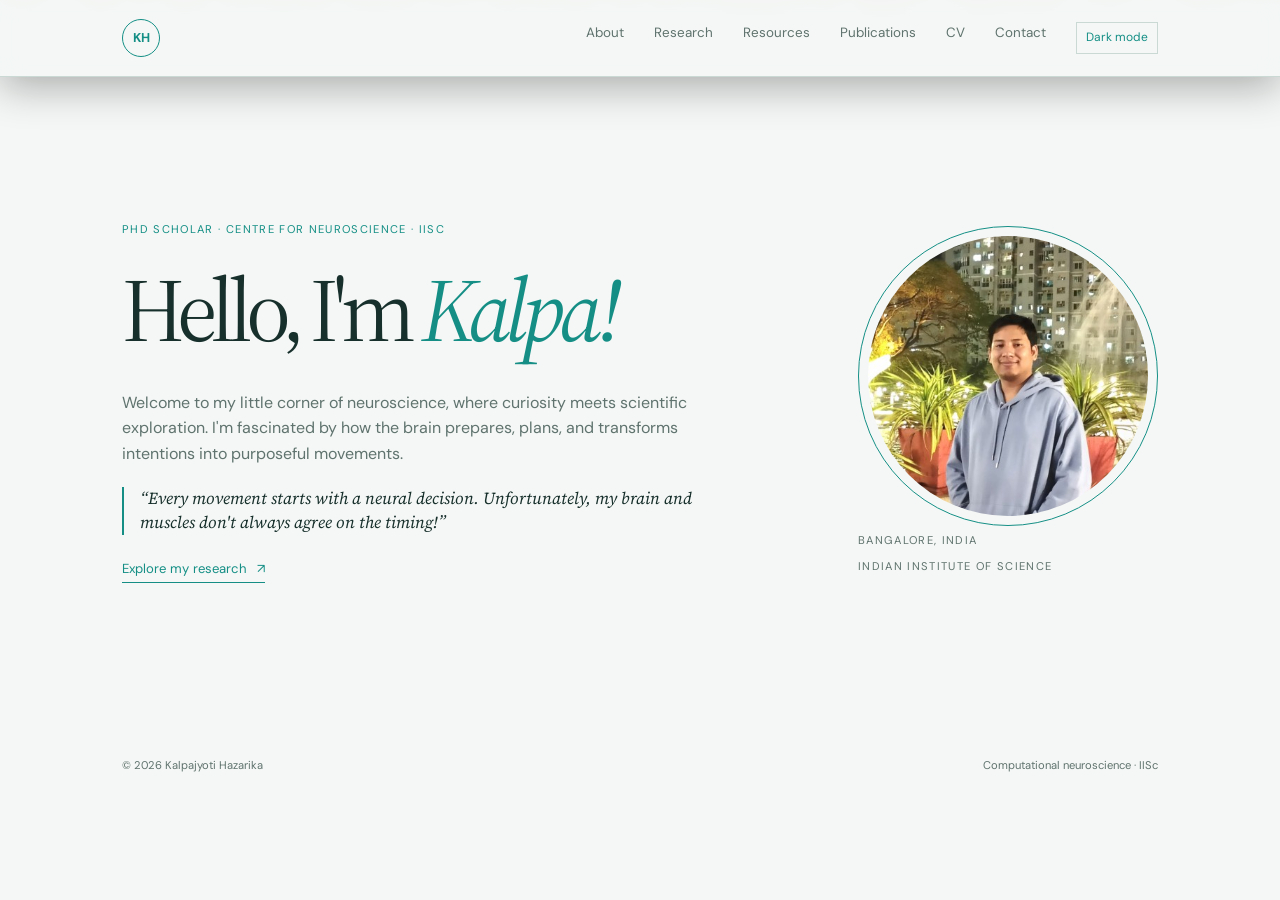
<file: index.html>
<!doctype html>
<html lang="en">
<head>
  <meta charset="utf-8">
  <meta name="viewport" content="width=device-width, initial-scale=1">
  <meta name="description" content="Kalpajyoti Hazarika - PhD Scholar in computational neuroscience at IISc Bangalore.">
  <title>Home | Kalpajyoti Hazarika</title>
  <link rel="preconnect" href="https://fonts.googleapis.com">
  <link rel="preconnect" href="https://fonts.gstatic.com" crossorigin>
  <link href="https://fonts.googleapis.com/css2?family=DM+Sans:wght@400;500;600;700&family=Source+Serif+4:opsz,wght@8..60,400;8..60,500;8..60,600&display=swap" rel="stylesheet">
  <link rel="stylesheet" href="styles.css">
</head>
<body>
  <div class="walking-background" aria-hidden="true"><img class="flying-skeleton" src="flying-skeleton.png" alt=""><img class="walking-skeleton" src="skeleton-brain.png" alt=""></div>
  <div class="brain-rain" aria-hidden="true"></div>
  <header class="site-header">
    <nav class="nav container" aria-label="Main navigation">
      <a class="brand" href="index.html">KH</a>
      <button class="menu-toggle" aria-label="Toggle navigation" aria-expanded="false">Menu</button>
      <div class="nav-links">
        <a href="about.html">About</a>
        <a href="research.html">Research</a>
        <a href="research.html#resources">Resources</a>
        <a href="publications.html">Publications</a>
        <a href="cv.html">CV</a>
        <a href="contact.html">Contact</a>
        <button class="theme-toggle" type="button" aria-label="Switch to light mode">Light mode</button>
      </div>
    </nav>
  </header>
  <main><section class="hero container">
      <div class="hero-copy">
        <p class="kicker">PhD Scholar · Centre for Neuroscience · IISc</p>
        <!-- Edit your name and position here. -->
        <h1 class="hero-greeting">Hello, I'm <em>Kalpa!</em></h1>
        <p class="intro-copy">Welcome to my little corner of neuroscience, where curiosity meets scientific exploration. I'm fascinated by how the brain prepares, plans, and transforms intentions into purposeful movements.</p>
        <p class="intro-quote">“Every movement starts with a neural decision. Unfortunately, my brain and muscles don't always agree on the timing!”</p>
        <a class="text-link" href="research.html">Explore my research <span>↗</span></a>
      </div>
      <div class="hero-photo-wrap">
        <img class="hero-photo" src="photo.png" alt="Kalpajyoti Hazarika" onerror="this.src='https://avatars.githubusercontent.com/u/33069539?v=4'">
        <span class="photo-caption">Bangalore, India<br>Indian Institute of Science</span>
      </div>
    </section></main>
  <footer class="footer container"><span>© 2026 Kalpajyoti Hazarika</span><span>Computational neuroscience · IISc</span></footer>
  <script src="site.js"></script>
</body>
</html>
</file>
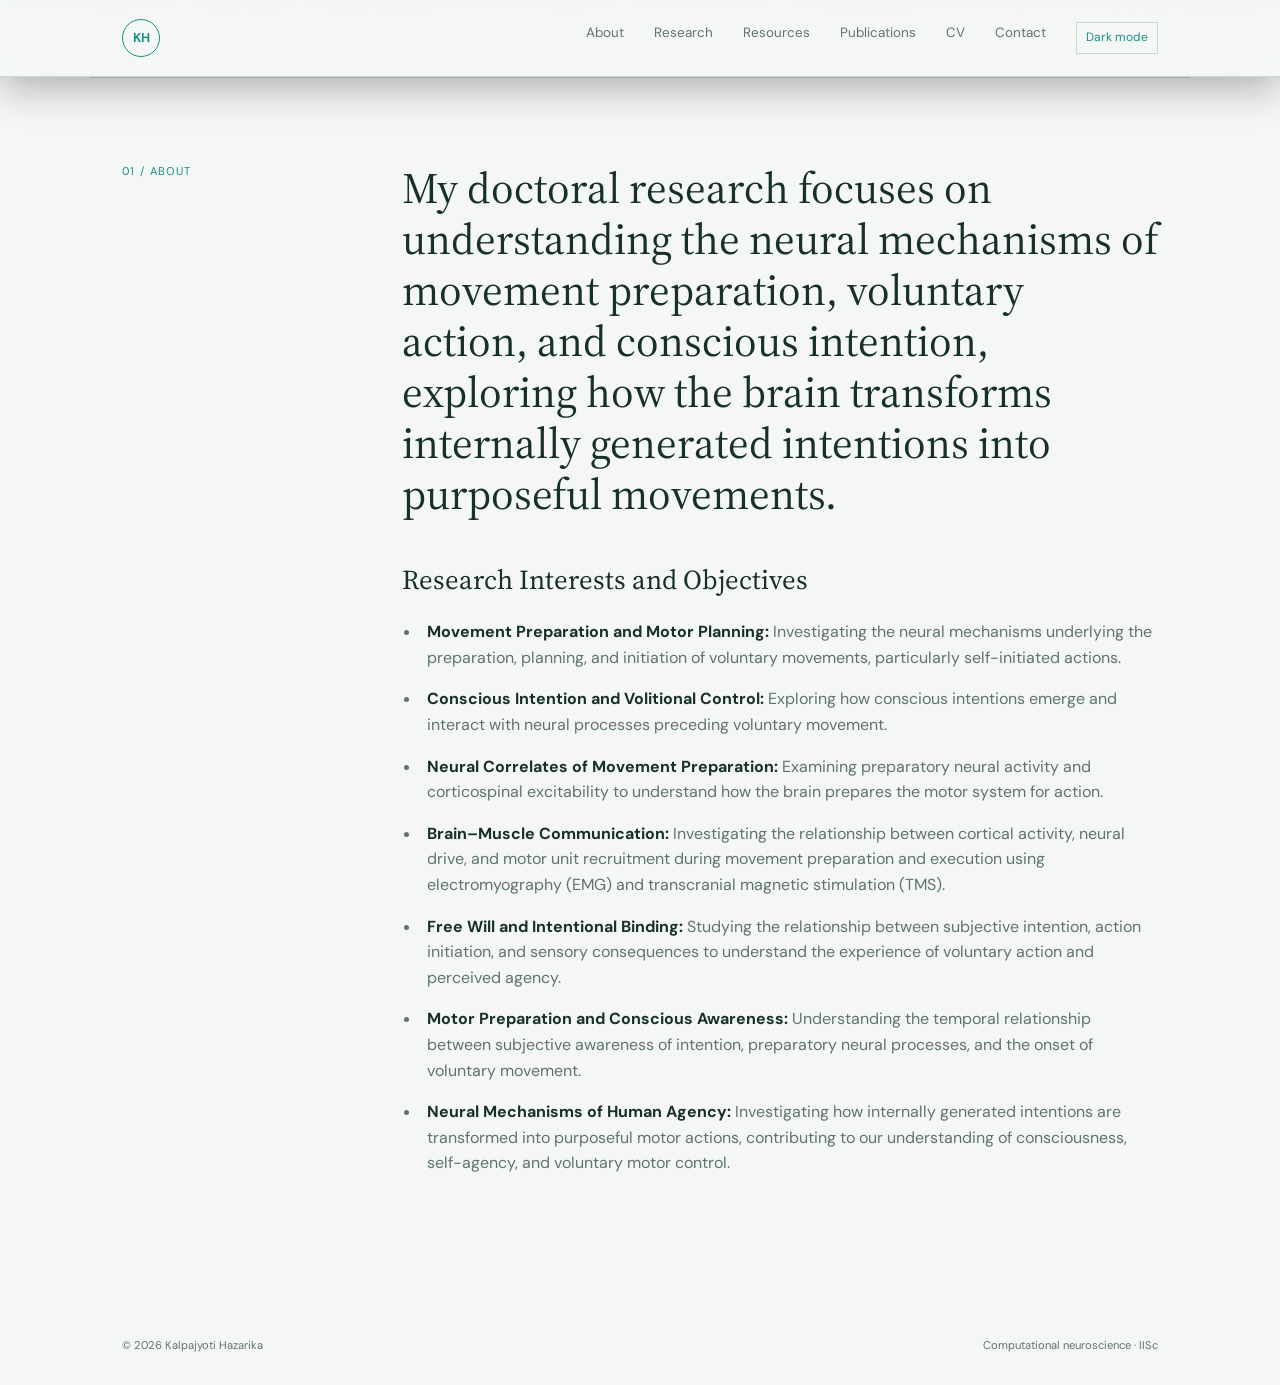
<file: about.html>
<!doctype html>
<html lang="en">
<head>
  <meta charset="utf-8">
  <meta name="viewport" content="width=device-width, initial-scale=1">
  <meta name="description" content="Doctoral research and interests of Kalpajyoti Hazarika.">
  <title>About | Kalpajyoti Hazarika</title>
  <link rel="preconnect" href="https://fonts.googleapis.com">
  <link rel="preconnect" href="https://fonts.gstatic.com" crossorigin>
  <link href="https://fonts.googleapis.com/css2?family=DM+Sans:wght@400;500;600;700&family=Source+Serif+4:opsz,wght@8..60,400;8..60,500;8..60,600&display=swap" rel="stylesheet">
  <link rel="stylesheet" href="styles.css">
</head>
<body>
  <div class="walking-background" aria-hidden="true"><img class="flying-skeleton" src="flying-skeleton.png" alt=""><img class="walking-skeleton" src="skeleton-brain.png" alt=""></div>
  <div class="brain-rain" aria-hidden="true"></div>
  <header class="site-header">
    <nav class="nav container" aria-label="Main navigation">
      <a class="brand" href="index.html">KH</a>
      <button class="menu-toggle" aria-label="Toggle navigation" aria-expanded="false">Menu</button>
      <div class="nav-links">
        <a href="about.html">About</a>
        <a href="research.html">Research</a>
        <a href="research.html#resources">Resources</a>
        <a href="publications.html">Publications</a>
        <a href="cv.html">CV</a>
        <a href="contact.html">Contact</a>
        <button class="theme-toggle" type="button" aria-label="Switch to light mode">Light mode</button>
      </div>
    </nav>
  </header>
  <main><section id="about" class="section container split-section">
      <p class="section-number">01 / ABOUT</p>
      <div>
        <p class="lead">My doctoral research focuses on understanding the neural mechanisms of movement preparation, voluntary action, and conscious intention, exploring how the brain transforms internally generated intentions into purposeful movements.</p>
        <div class="research-interests">
          <h2>Research Interests and Objectives</h2>
          <ul>
            <li><strong>Movement Preparation and Motor Planning:</strong> Investigating the neural mechanisms underlying the preparation, planning, and initiation of voluntary movements, particularly self-initiated actions.</li>
            <li><strong>Conscious Intention and Volitional Control:</strong> Exploring how conscious intentions emerge and interact with neural processes preceding voluntary movement.</li>
            <li><strong>Neural Correlates of Movement Preparation:</strong> Examining preparatory neural activity and corticospinal excitability to understand how the brain prepares the motor system for action.</li>
            <li><strong>Brain–Muscle Communication:</strong> Investigating the relationship between cortical activity, neural drive, and motor unit recruitment during movement preparation and execution using electromyography (EMG) and transcranial magnetic stimulation (TMS).</li>
            <li><strong>Free Will and Intentional Binding:</strong> Studying the relationship between subjective intention, action initiation, and sensory consequences to understand the experience of voluntary action and perceived agency.</li>
            <li><strong>Motor Preparation and Conscious Awareness:</strong> Understanding the temporal relationship between subjective awareness of intention, preparatory neural processes, and the onset of voluntary movement.</li>
            <li><strong>Neural Mechanisms of Human Agency:</strong> Investigating how internally generated intentions are transformed into purposeful motor actions, contributing to our understanding of consciousness, self-agency, and voluntary motor control.</li>
          </ul>
        </div>
      </div>
    </section></main>
  <footer class="footer container"><span>© 2026 Kalpajyoti Hazarika</span><span>Computational neuroscience · IISc</span></footer>
  <script src="site.js"></script>
</body>
</html>
</file>
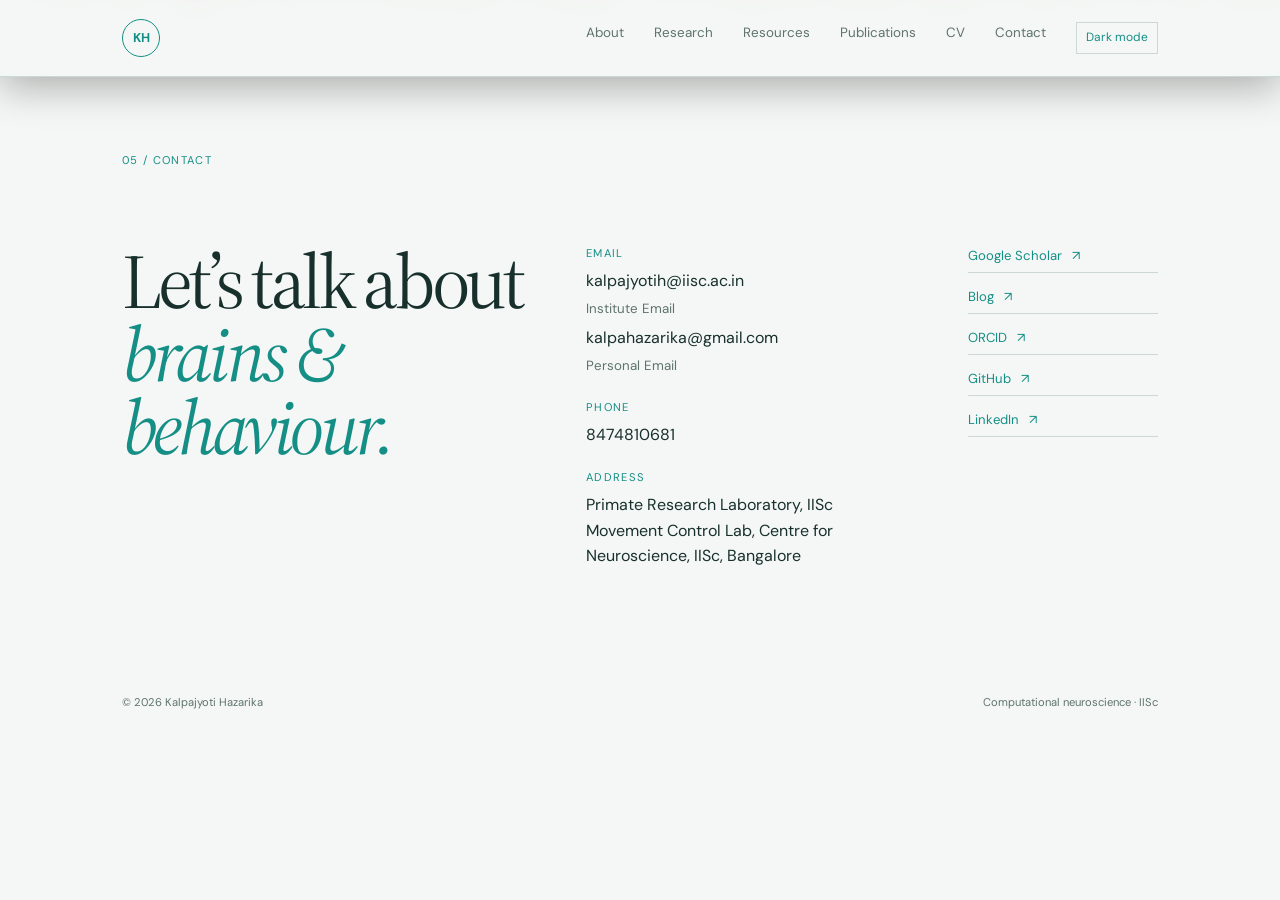
<file: contact.html>
<!doctype html>
<html lang="en">
<head>
  <meta charset="utf-8">
  <meta name="viewport" content="width=device-width, initial-scale=1">
  <meta name="description" content="Contact links for Kalpajyoti Hazarika.">
  <title>Contact | Kalpajyoti Hazarika</title>
  <link rel="preconnect" href="https://fonts.googleapis.com">
  <link rel="preconnect" href="https://fonts.gstatic.com" crossorigin>
  <link href="https://fonts.googleapis.com/css2?family=DM+Sans:wght@400;500;600;700&family=Source+Serif+4:opsz,wght@8..60,400;8..60,500;8..60,600&display=swap" rel="stylesheet">
  <link rel="stylesheet" href="styles.css">
</head>
<body>
  <div class="walking-background" aria-hidden="true"><img class="flying-skeleton" src="flying-skeleton.png" alt=""><img class="walking-skeleton" src="skeleton-brain.png" alt=""></div>
  <div class="brain-rain" aria-hidden="true"></div>
  <header class="site-header">
    <nav class="nav container" aria-label="Main navigation">
      <a class="brand" href="index.html">KH</a>
      <button class="menu-toggle" aria-label="Toggle navigation" aria-expanded="false">Menu</button>
      <div class="nav-links">
        <a href="about.html">About</a>
        <a href="research.html">Research</a>
        <a href="research.html#resources">Resources</a>
        <a href="publications.html">Publications</a>
        <a href="cv.html">CV</a>
        <a href="contact.html">Contact</a>
        <button class="theme-toggle" type="button" aria-label="Switch to light mode">Light mode</button>
      </div>
    </nav>
  </header>
  <main><section id="contact" class="contact container">
      <p class="section-number">05 / CONTACT</p>
      <div class="contact-content"><h2>Let’s talk about<br><em>brains & behaviour.</em></h2><div class="contact-details">
        <div class="contact-detail"><span>Email</span><a href="mailto:kalpajyotih@iisc.ac.in">kalpajyotih@iisc.ac.in</a><small>Institute Email</small><a href="mailto:kalpahazarika@gmail.com">kalpahazarika@gmail.com</a><small>Personal Email</small></div>
        <div class="contact-detail"><span>Phone</span><a href="tel:+918474810681">8474810681</a></div>
        <div class="contact-detail"><span>Address</span><p>Primate Research Laboratory, IISc<br>Movement Control Lab, Centre for Neuroscience, IISc, Bangalore</p></div>
      </div><div class="contact-links">
        <!-- Add your current profile and writing links here. -->
        <a href="https://scholar.google.com/citations?hl=en&user=WgVzKoQAAAAJ">Google Scholar <span>↗</span></a>
        <a href="https://mindful-archive-life.base44.app/about">Blog <span>↗</span></a>
        <a href="#">ORCID <span>↗</span></a>
        <a href="https://github.com/Kalpajyot">GitHub <span>↗</span></a>
        <a href="https://www.linkedin.com/in/kalpajyoti-hazarika-0207b3104/">LinkedIn <span>↗</span></a>
      </div></div>
    </section></main>
  <footer class="footer container"><span>© 2026 Kalpajyoti Hazarika</span><span>Computational neuroscience · IISc</span></footer>
  <script src="site.js"></script>
</body>
</html>
</file>
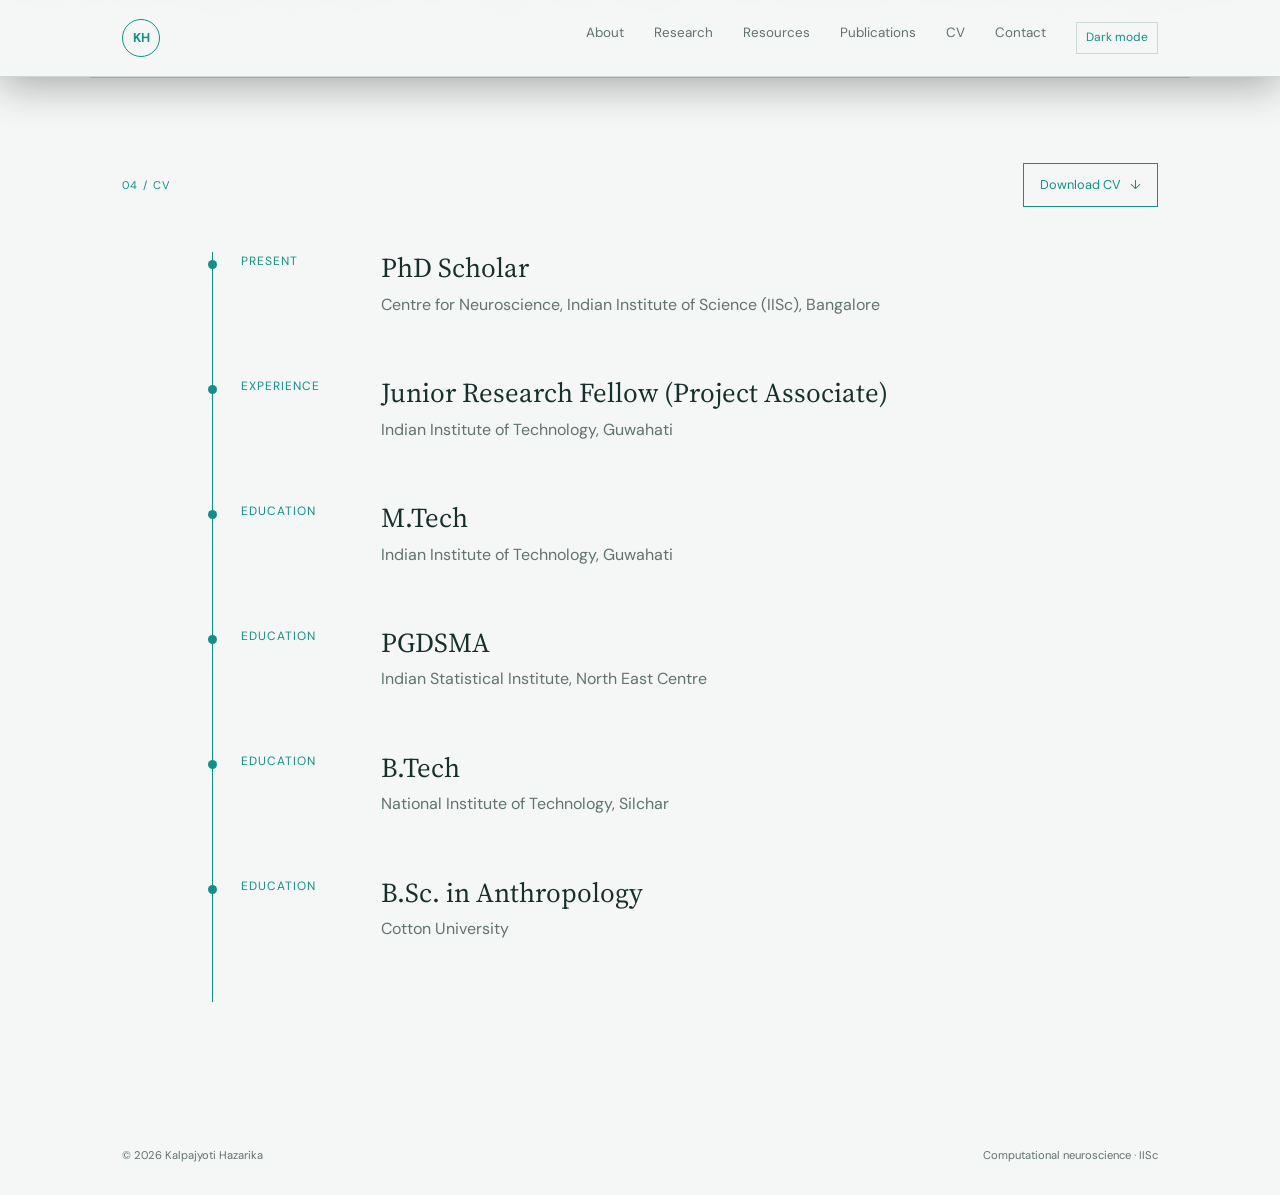
<file: cv.html>
<!doctype html>
<html lang="en">
<head>
  <meta charset="utf-8">
  <meta name="viewport" content="width=device-width, initial-scale=1">
  <meta name="description" content="Education and research experience of Kalpajyoti Hazarika.">
  <title>CV | Kalpajyoti Hazarika</title>
  <link rel="preconnect" href="https://fonts.googleapis.com">
  <link rel="preconnect" href="https://fonts.gstatic.com" crossorigin>
  <link href="https://fonts.googleapis.com/css2?family=DM+Sans:wght@400;500;600;700&family=Source+Serif+4:opsz,wght@8..60,400;8..60,500;8..60,600&display=swap" rel="stylesheet">
  <link rel="stylesheet" href="styles.css">
</head>
<body>
  <div class="walking-background" aria-hidden="true"><img class="flying-skeleton" src="flying-skeleton.png" alt=""><img class="walking-skeleton" src="skeleton-brain.png" alt=""></div>
  <div class="brain-rain" aria-hidden="true"></div>
  <header class="site-header">
    <nav class="nav container" aria-label="Main navigation">
      <a class="brand" href="index.html">KH</a>
      <button class="menu-toggle" aria-label="Toggle navigation" aria-expanded="false">Menu</button>
      <div class="nav-links">
        <a href="about.html">About</a>
        <a href="research.html">Research</a>
        <a href="research.html#resources">Resources</a>
        <a href="publications.html">Publications</a>
        <a href="cv.html">CV</a>
        <a href="contact.html">Contact</a>
        <button class="theme-toggle" type="button" aria-label="Switch to light mode">Light mode</button>
      </div>
    </nav>
  </header>
  <main><section id="cv" class="section container cv-section">
      <div class="section-heading"><p class="section-number">04 / CV</p><a class="button" href="cv.pdf">Download CV <span>↓</span></a></div>
      <div class="timeline">
        <div class="timeline-item"><p>Present</p><div><h2>PhD Scholar</h2><p>Centre for Neuroscience, Indian Institute of Science (IISc), Bangalore</p></div></div>
        <div class="timeline-item"><p>Experience</p><div><h2>Junior Research Fellow (Project Associate)</h2><p>Indian Institute of Technology, Guwahati</p></div></div>
        <div class="timeline-item"><p>Education</p><div><h2>M.Tech</h2><p>Indian Institute of Technology, Guwahati</p></div></div>
        <div class="timeline-item"><p>Education</p><div><h2>PGDSMA</h2><p>Indian Statistical Institute, North East Centre</p></div></div>
        <div class="timeline-item"><p>Education</p><div><h2>B.Tech</h2><p>National Institute of Technology, Silchar</p></div></div>
        <div class="timeline-item"><p>Education</p><div><h2>B.Sc. in Anthropology</h2><p>Cotton University</p></div></div>
      </div>
    </section></main>
  <footer class="footer container"><span>© 2026 Kalpajyoti Hazarika</span><span>Computational neuroscience · IISc</span></footer>
  <script src="site.js"></script>
</body>
</html>
</file>
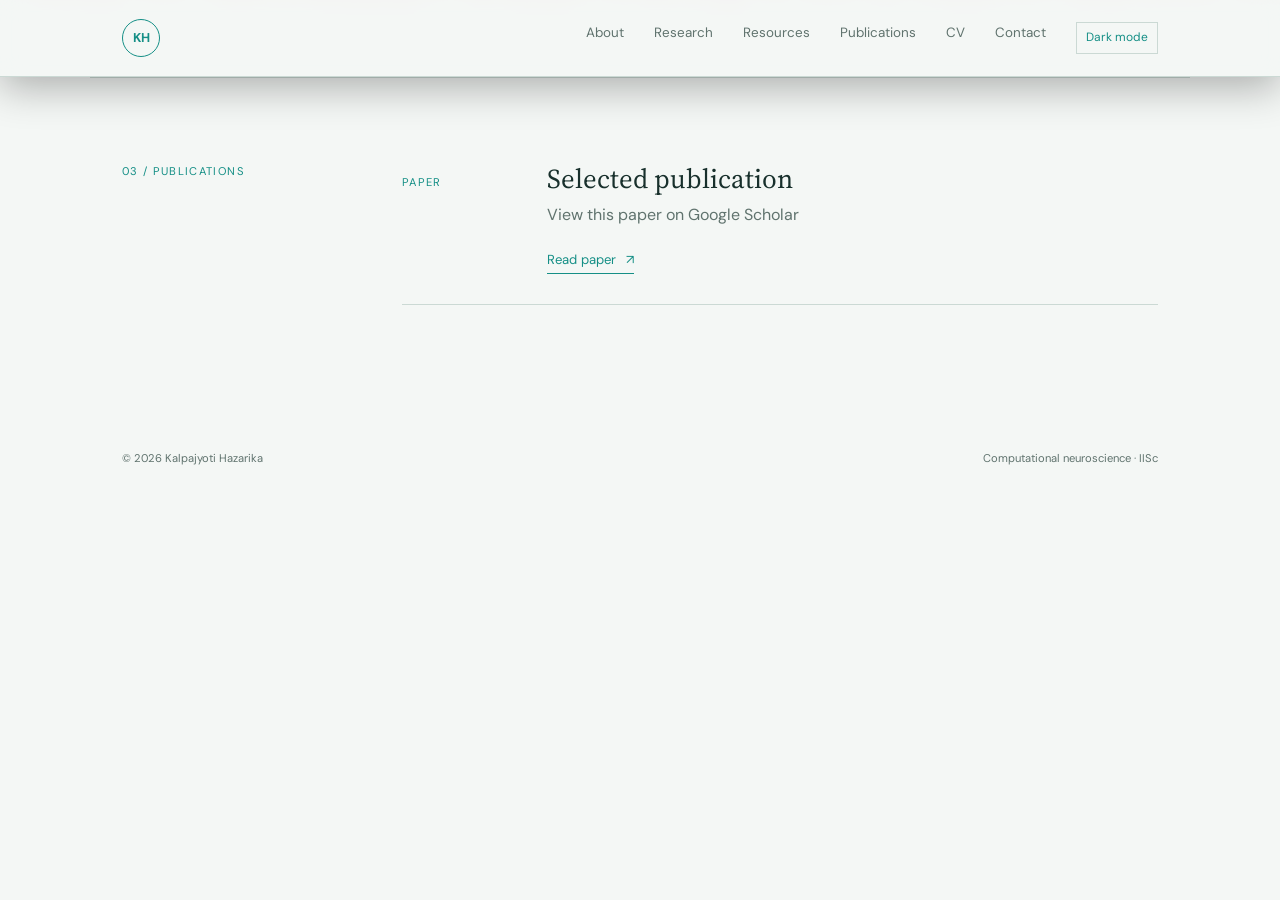
<file: publications.html>
<!doctype html>
<html lang="en">
<head>
  <meta charset="utf-8">
  <meta name="viewport" content="width=device-width, initial-scale=1">
  <meta name="description" content="Publications by Kalpajyoti Hazarika.">
  <title>Publications | Kalpajyoti Hazarika</title>
  <link rel="preconnect" href="https://fonts.googleapis.com">
  <link rel="preconnect" href="https://fonts.gstatic.com" crossorigin>
  <link href="https://fonts.googleapis.com/css2?family=DM+Sans:wght@400;500;600;700&family=Source+Serif+4:opsz,wght@8..60,400;8..60,500;8..60,600&display=swap" rel="stylesheet">
  <link rel="stylesheet" href="styles.css">
</head>
<body>
  <div class="walking-background" aria-hidden="true"><img class="flying-skeleton" src="flying-skeleton.png" alt=""><img class="walking-skeleton" src="skeleton-brain.png" alt=""></div>
  <div class="brain-rain" aria-hidden="true"></div>
  <header class="site-header">
    <nav class="nav container" aria-label="Main navigation">
      <a class="brand" href="index.html">KH</a>
      <button class="menu-toggle" aria-label="Toggle navigation" aria-expanded="false">Menu</button>
      <div class="nav-links">
        <a href="about.html">About</a>
        <a href="research.html">Research</a>
        <a href="research.html#resources">Resources</a>
        <a href="publications.html">Publications</a>
        <a href="cv.html">CV</a>
        <a href="contact.html">Contact</a>
        <button class="theme-toggle" type="button" aria-label="Switch to light mode">Light mode</button>
      </div>
    </nav>
  </header>
  <main><section id="publications" class="section container split-section">
      <p class="section-number">03 / PUBLICATIONS</p>
      <div class="publication-list">
        <article class="publication"><p class="publication-year">PAPER</p><div><h2>Selected publication</h2><p>View this paper on Google Scholar</p><a class="text-link" href="https://scholar.google.com/citations?view_op=view_citation&hl=en&user=WgVzKoQAAAAJ&citation_for_view=WgVzKoQAAAAJ:d1gkVwhDpl0C">Read paper <span>↗</span></a></div></article>
      </div>
    </section></main>
  <footer class="footer container"><span>© 2026 Kalpajyoti Hazarika</span><span>Computational neuroscience · IISc</span></footer>
  <script src="site.js"></script>
</body>
</html>
</file>
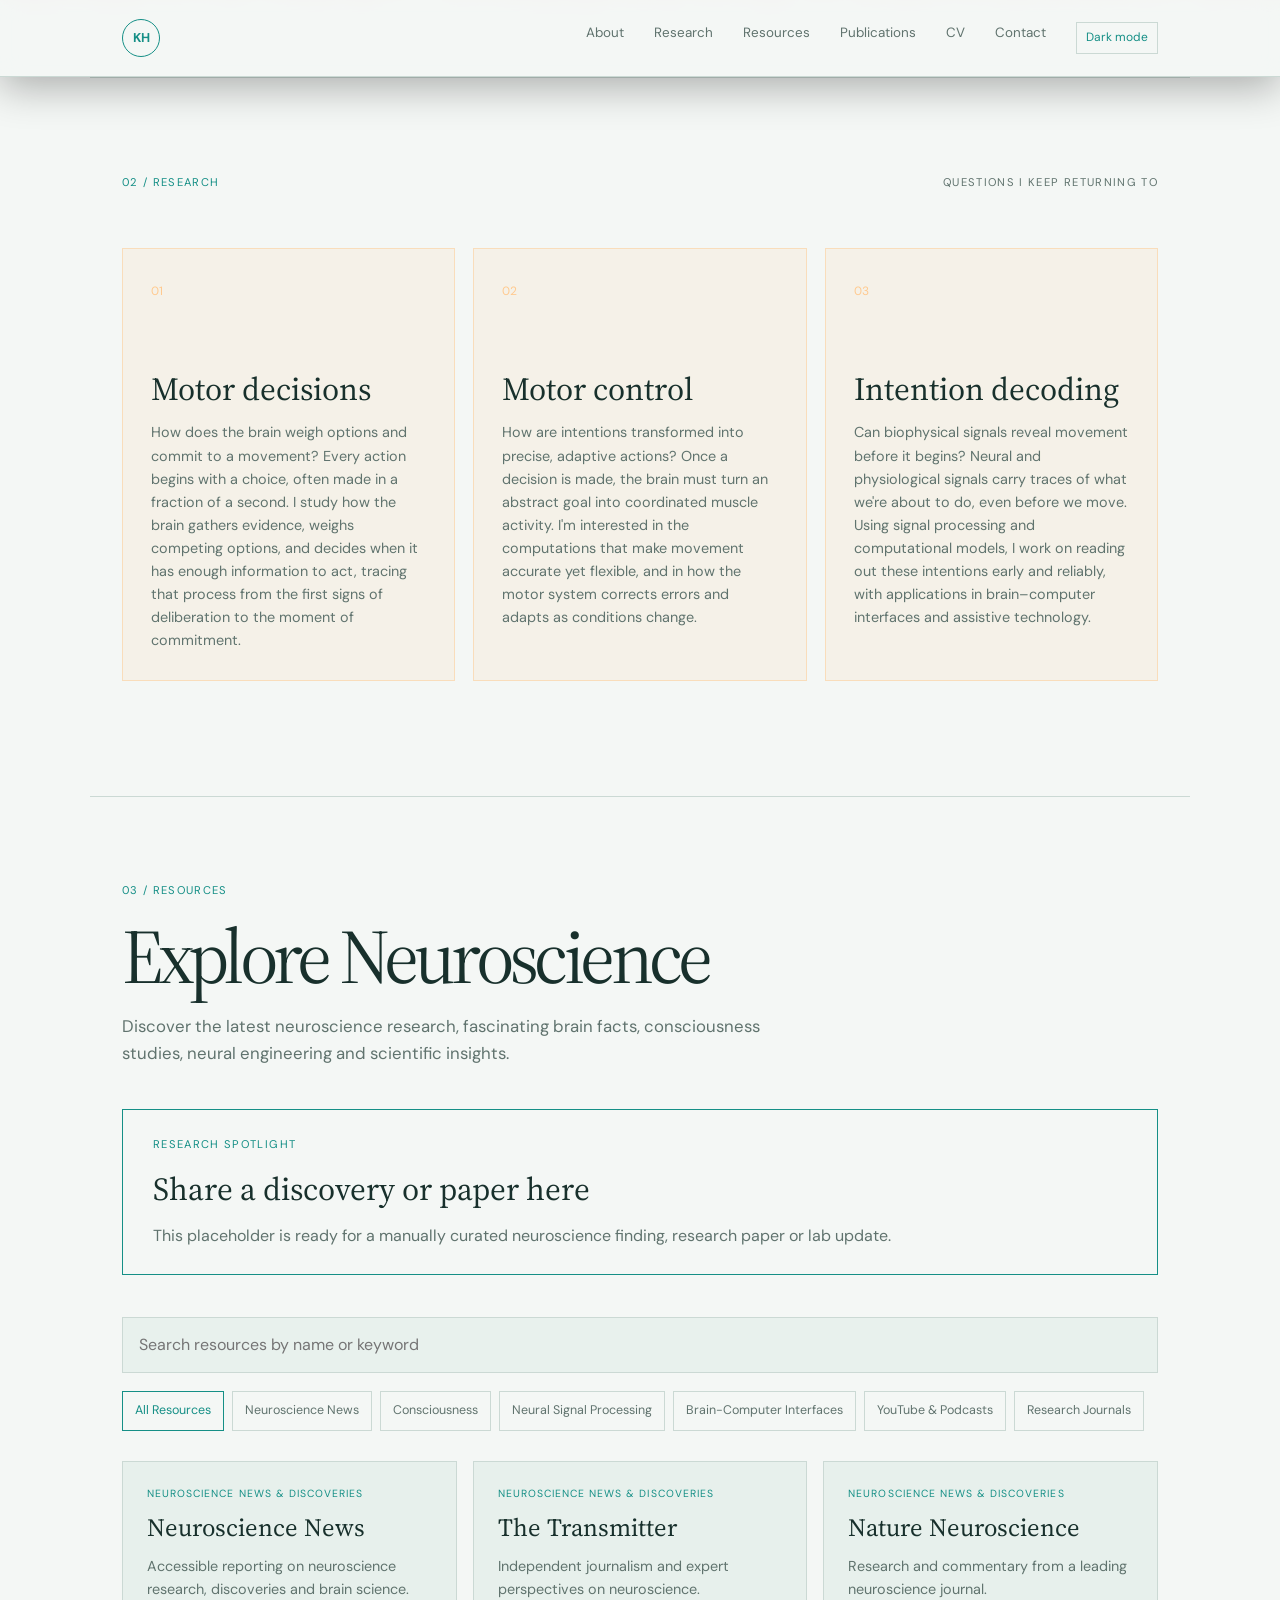
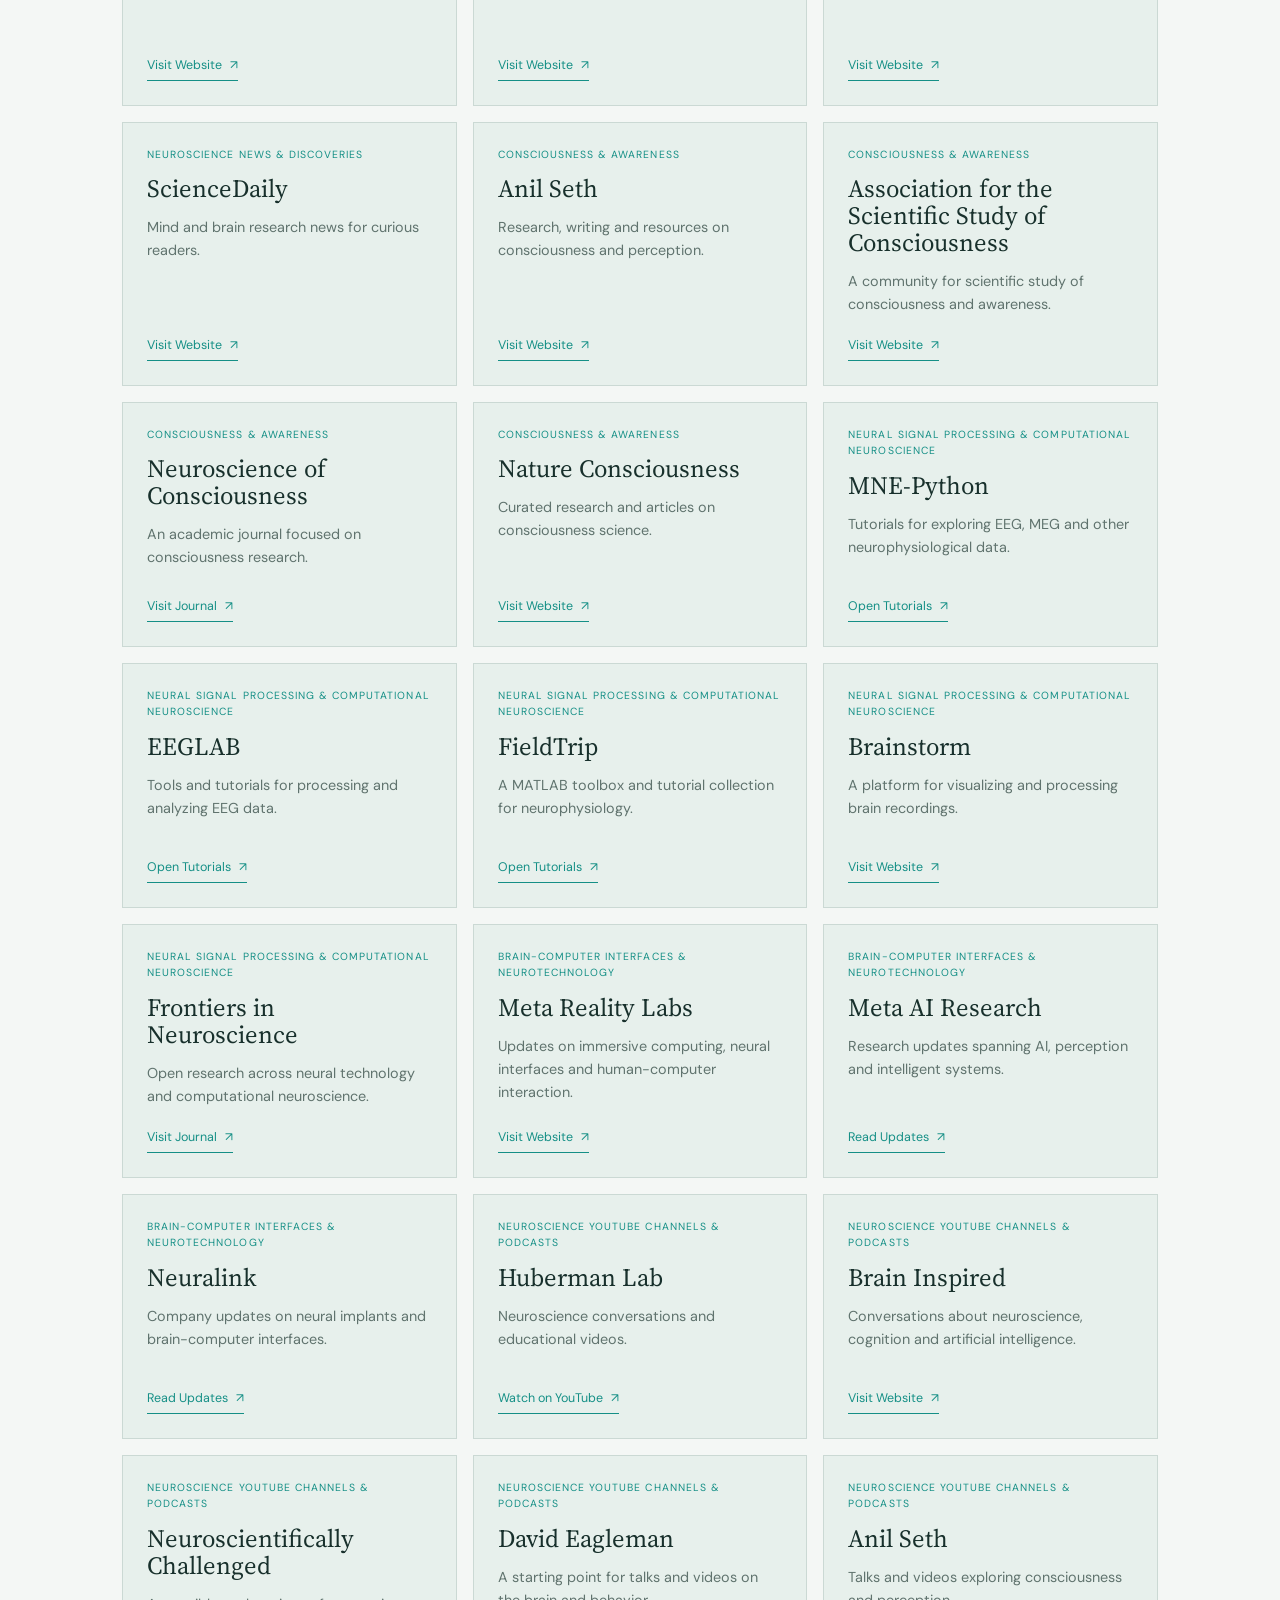
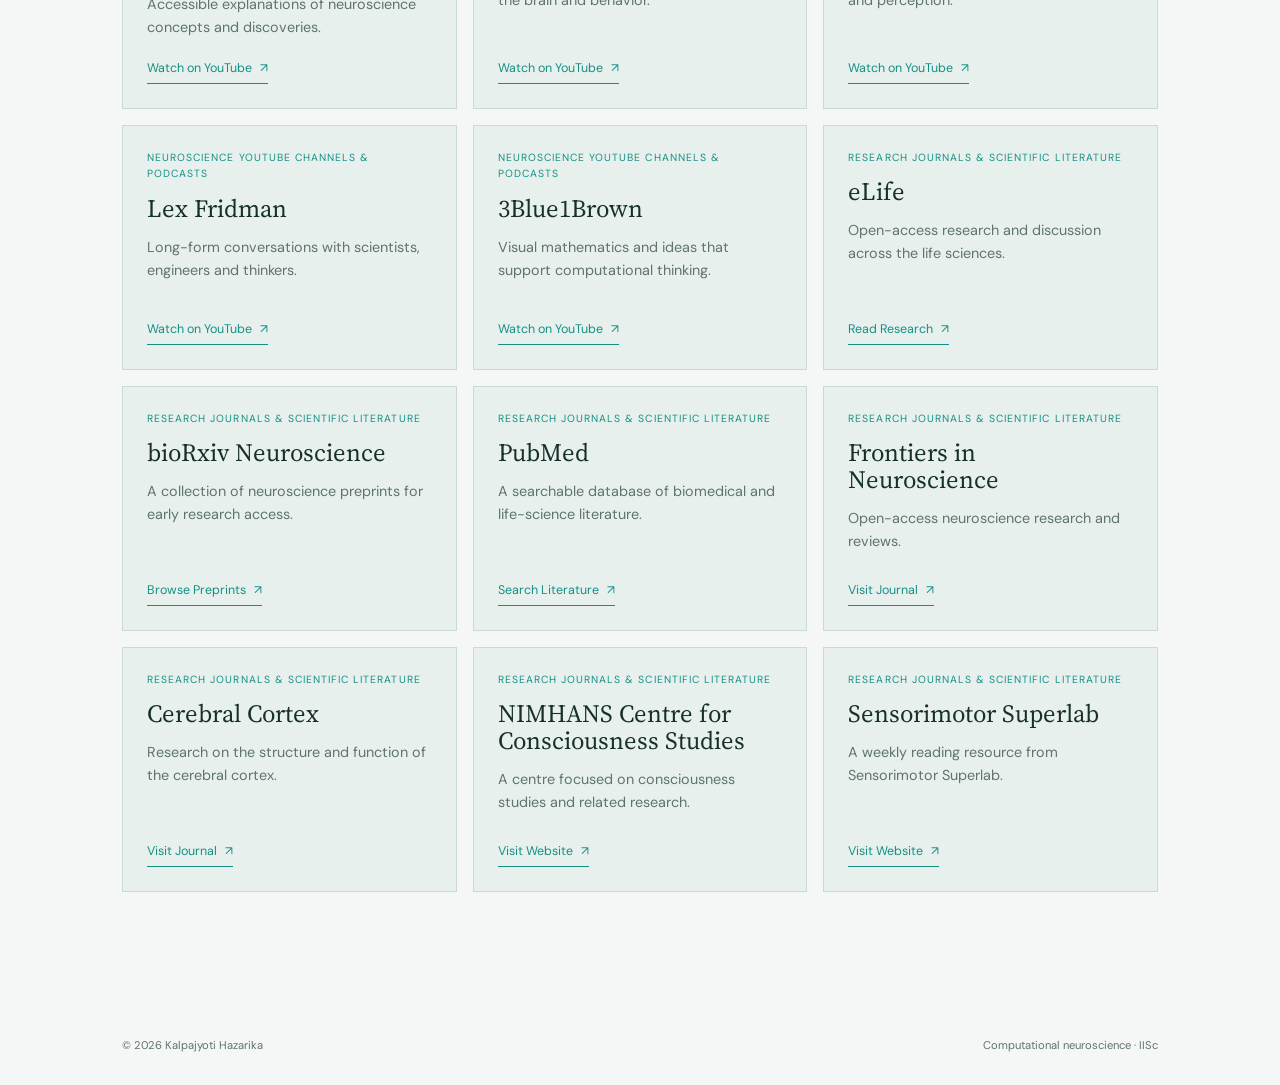
<file: research.html>
<!doctype html>
<html lang="en">
<head>
  <meta charset="utf-8">
  <meta name="viewport" content="width=device-width, initial-scale=1">
  <meta name="description" content="Research interests of Kalpajyoti Hazarika.">
  <title>Research | Kalpajyoti Hazarika</title>
  <link rel="preconnect" href="https://fonts.googleapis.com">
  <link rel="preconnect" href="https://fonts.gstatic.com" crossorigin>
  <link href="https://fonts.googleapis.com/css2?family=DM+Sans:wght@400;500;600;700&family=Source+Serif+4:opsz,wght@8..60,400;8..60,500;8..60,600&display=swap" rel="stylesheet">
  <link rel="stylesheet" href="styles.css">
</head>
<body>
  <div class="walking-background" aria-hidden="true"><img class="flying-skeleton" src="flying-skeleton.png" alt=""><img class="walking-skeleton" src="skeleton-brain.png" alt=""></div>
  <div class="brain-rain" aria-hidden="true"></div>
  <header class="site-header">
    <nav class="nav container" aria-label="Main navigation">
      <a class="brand" href="index.html">KH</a>
      <button class="menu-toggle" aria-label="Toggle navigation" aria-expanded="false">Menu</button>
      <div class="nav-links">
        <a href="about.html">About</a>
        <a href="research.html">Research</a>
        <a href="research.html#resources">Resources</a>
        <a href="publications.html">Publications</a>
        <a href="cv.html">CV</a>
        <a href="contact.html">Contact</a>
        <button class="theme-toggle" type="button" aria-label="Switch to light mode">Light mode</button>
      </div>
    </nav>
  </header>
  <main><section id="research" class="section container">
      <div class="section-heading"><p class="section-number">02 / RESEARCH</p><p class="section-note">Questions I keep returning to</p></div>
      <div class="research-grid">
        <article class="research-card"><span>01</span><h2>Motor decisions</h2><p>How does the brain weigh options and commit to a movement? Every action begins with a choice, often made in a fraction of a second. I study how the brain gathers evidence, weighs competing options, and decides when it has enough information to act, tracing that process from the first signs of deliberation to the moment of commitment.</p></article>
        <article class="research-card"><span>02</span><h2>Motor control</h2><p>How are intentions transformed into precise, adaptive actions? Once a decision is made, the brain must turn an abstract goal into coordinated muscle activity. I'm interested in the computations that make movement accurate yet flexible, and in how the motor system corrects errors and adapts as conditions change.</p></article>
        <article class="research-card"><span>03</span><h2>Intention decoding</h2><p>Can biophysical signals reveal movement before it begins? Neural and physiological signals carry traces of what we're about to do, even before we move. Using signal processing and computational models, I work on reading out these intentions early and reliably, with applications in brain–computer interfaces and assistive technology.</p></article>
      </div>
    </section>
    <section class="resource-hub section container" id="resources">
      <div class="resource-heading">
        <p class="section-number">03 / RESOURCES</p>
        <h1>Explore Neuroscience</h1>
        <p>Discover the latest neuroscience research, fascinating brain facts, consciousness studies, neural engineering and scientific insights.</p>
      </div>
      <div class="research-spotlight">
        <p class="section-number">RESEARCH SPOTLIGHT</p>
        <h2>Share a discovery or paper here</h2>
        <p>This placeholder is ready for a manually curated neuroscience finding, research paper or lab update.</p>
      </div>
      <div class="resource-tools">
        <label class="resource-search">
          <span class="sr-only">Search neuroscience resources</span>
          <input id="resource-search" type="search" placeholder="Search resources by name or keyword" autocomplete="off">
        </label>
        <div class="resource-filters" role="group" aria-label="Filter resources by category">
          <button class="resource-filter is-active" type="button" data-category="all">All Resources</button>
          <button class="resource-filter" type="button" data-category="news">Neuroscience News</button>
          <button class="resource-filter" type="button" data-category="consciousness">Consciousness</button>
          <button class="resource-filter" type="button" data-category="signals">Neural Signal Processing</button>
          <button class="resource-filter" type="button" data-category="bci">Brain-Computer Interfaces</button>
          <button class="resource-filter" type="button" data-category="media">YouTube &amp; Podcasts</button>
          <button class="resource-filter" type="button" data-category="journals">Research Journals</button>
        </div>
      </div>
      <div class="resource-grid" id="resource-grid" aria-live="polite"></div>
      <p class="resource-empty" id="resource-empty" hidden>No resources match your search.</p>
    </section>
  </main>
  <footer class="footer container"><span>© 2026 Kalpajyoti Hazarika</span><span>Computational neuroscience · IISc</span></footer>
  <script src="site.js"></script>
  <script src="resources.js"></script>
</body>
</html>
</file>
<file: styles.css>
:root { color-scheme:light; --bg:#f4f7f5; --surface:#e5efeb; --text:#18302c; --muted:#60736e; --accent:#158f86; --line:#cbd9d4; --serif:'Source Serif 4', Georgia, serif; --sans:'DM Sans', Arial, sans-serif; }
[data-theme="light"], .theme-light { color-scheme:light; --bg:#f4f7f5; --surface:#e5efeb; --text:#18302c; --muted:#60736e; --accent:#158f86; --line:#cbd9d4; }
[data-theme="dark"] { color-scheme:dark; --bg:#05070d; --surface:#0d1424; --text:#edf7ff; --muted:#91a7bd; --accent:#61e7ff; --line:#20334c; }
* { box-sizing:border-box; } html { scroll-behavior:smooth; } body { margin:0; background:var(--bg); color:var(--text); font-family:var(--sans); line-height:1.6; overflow-x:hidden; } a { color:inherit; text-decoration:none; } .container { max-width:1100px; margin:0 auto; padding-left:32px; padding-right:32px; }
.walking-background { height:100vh; left:0; opacity:.28; overflow:hidden; pointer-events:none; position:fixed; top:0; width:100%; z-index:0; }.walking-skeleton,.flying-skeleton { animation:walk-cycle 18s linear infinite; bottom:9vh; filter:drop-shadow(0 0 18px rgba(97,231,255,.35)); height:220px; left:-240px; object-fit:contain; position:absolute; width:220px; }.flying-skeleton { animation-delay:-4s; filter:drop-shadow(0 0 20px rgba(255,190,120,.45)); height:260px; left:-280px; opacity:.75; width:260px; }.brain-rain { height:100vh; inset:0; overflow:hidden; pointer-events:none; position:fixed; z-index:0; }.falling-brain { animation:fall var(--duration) linear var(--delay) infinite; color:#ff6bd6; filter:drop-shadow(0 0 8px rgba(255,107,214,.65)); font-size:var(--size); left:var(--x); position:absolute; top:-2rem; }
.site-header, main, .footer { position:relative; z-index:1; } .site-header { background:color-mix(in srgb, var(--bg) 88%, transparent); box-shadow:0 10px 40px rgba(0,0,0,.3); }
@keyframes walk-cycle { 0% { left:-240px; bottom:9vh; transform:translateY(0) rotate(-4deg) scaleX(.96); } 8% { transform:translateY(-13px) rotate(4deg) scaleX(1); } 16% { transform:translateY(0) rotate(-4deg) scaleX(.96); } 24% { left:14vw; bottom:25vh; transform:translateY(-13px) rotate(4deg) scaleX(1); } 32% { transform:translateY(0) rotate(-4deg) scaleX(.96); } 40% { left:32vw; bottom:12vh; transform:translateY(-13px) rotate(4deg) scaleX(1); } 48% { transform:translateY(0) rotate(-4deg) scaleX(.96); } 56% { left:51vw; bottom:32vh; transform:translateY(-13px) rotate(4deg) scaleX(1); } 64% { transform:translateY(0) rotate(-4deg) scaleX(.96); } 72% { left:69vw; bottom:16vh; transform:translateY(-13px) rotate(4deg) scaleX(1); } 80% { transform:translateY(0) rotate(-4deg) scaleX(.96); } 90% { left:87vw; bottom:27vh; transform:translateY(-13px) rotate(4deg) scaleX(1); } 100% { left:calc(100vw + 20px); bottom:9vh; transform:translateY(0) rotate(-4deg) scaleX(.96); } } @keyframes fall { from { opacity:0; transform:translate3d(0,-5vh,0) rotate(0deg); } 10% { opacity:.8; } to { opacity:.15; transform:translate3d(-8vw,110vh,0) rotate(360deg); } } @media (prefers-reduced-motion:reduce) { .walking-skeleton,.falling-brain { animation:none; } .walking-skeleton { left:calc(50% - 110px); } .falling-brain { display:none; } }
.site-header { border-bottom:1px solid var(--line); position:sticky; top:0; z-index:10; background:color-mix(in srgb, var(--bg) 92%, transparent); backdrop-filter:blur(12px); }.nav { align-items:center; display:flex; height:76px; justify-content:space-between; }.brand { align-items:center; border:1px solid var(--accent); border-radius:50%; color:var(--accent); display:flex; font-size:.8rem; font-weight:700; height:38px; justify-content:center; width:38px; }.nav-links { display:flex; gap:30px; }.nav-links a { color:var(--muted); font-size:.84rem; }.nav-links a:hover,.text-link:hover,.contact-links a:hover { color:var(--accent); }.menu-toggle,.theme-toggle { background:none; border:0; color:var(--text); font:inherit; }.menu-toggle { display:none; }.theme-toggle { border:1px solid var(--line); color:var(--accent); cursor:pointer; font-size:.75rem; padding:5px 9px; }
.hero { align-items:center; display:grid; gap:80px; grid-template-columns:1.35fr .65fr; min-height:650px; padding-bottom:110px; padding-top:110px; }.kicker,.section-number,.section-note,.photo-caption,.publication-year { color:var(--accent); font-size:.7rem; letter-spacing:.12em; text-transform:uppercase; }.kicker { margin:0 0 28px; }.hero h1 { font-family:var(--serif); font-size:clamp(3.2rem,7vw,6.2rem); font-weight:400; letter-spacing:-.07em; line-height:.95; margin:0 0 38px; }.hero h1 em,.contact h2 em { color:var(--accent); font-style:italic; }.intro-copy,.intro-quote,.intro-signoff { max-width:570px; }.intro-copy,.intro-signoff { color:var(--muted); }.intro-copy { font-size:1rem; margin:0 0 20px; }.intro-quote { border-left:2px solid var(--accent); color:var(--text); font-family:var(--serif); font-size:1.05rem; font-style:italic; line-height:1.45; margin:0 0 20px; padding-left:16px; }.intro-signoff { font-size:.95rem; margin:0 0 30px; }.text-link { border-bottom:1px solid var(--accent); color:var(--accent); display:inline-block; font-size:.82rem; padding-bottom:3px; }.text-link span,.button span,.contact-links span { margin-left:6px; }.hero-photo-wrap { justify-self:end; max-width:300px; }.hero-photo { aspect-ratio:1; border-radius:50%; display:block; object-fit:cover; padding:9px; border:1px solid var(--accent); width:100%; }.photo-caption { color:var(--muted); line-height:1.6; margin:17px 0 0; text-align:center; }
.section { border-top:1px solid var(--line); padding-bottom:115px; padding-top:85px; }.split-section { display:grid; gap:100px; grid-template-columns:180px 1fr; }.section-number { margin:0; }.lead { font-family:var(--serif); font-size:clamp(1.7rem,3.4vw,2.7rem); line-height:1.18; margin:0; max-width:780px; }.research-interests { color:var(--muted); font-size:1rem; margin-top:38px; max-width:780px; }.research-interests h2 { color:var(--text); font-family:var(--serif); font-size:1.7rem; font-weight:400; margin:0 0 18px; }.research-interests ul { margin:0; padding-left:1.2rem; }.research-interests li { margin:0 0 16px; padding-left:6px; }.research-interests strong { color:var(--text); }.section-heading { align-items:baseline; display:flex; justify-content:space-between; margin-bottom:45px; }.section-note { color:var(--muted); }.research-grid { display:grid; gap:18px; grid-template-columns:repeat(3,1fr); }.research-card { background:rgba(255,190,120,.1); border:1px solid rgba(255,190,120,.4); min-height:270px; padding:28px; transition:border-color .2s ease, transform .2s ease; }.research-card:hover { border-color:rgba(255,190,120,.85); transform:translateY(-5px); }.research-card span { color:#ffc98f; font-size:.75rem; }.research-card h2 { font-family:var(--serif); font-size:2rem; font-weight:400; line-height:1.05; margin:70px 0 15px; }.research-card p { color:var(--muted); font-size:.9rem; margin:0; }.publication { border-bottom:1px solid var(--line); display:grid; gap:45px; grid-template-columns:100px 1fr; padding:0 0 30px; }.publication h2,.timeline h2 { font-family:var(--serif); font-size:1.7rem; font-weight:400; line-height:1.15; margin:0 0 8px; }.publication p:not(.publication-year),.timeline p { color:var(--muted); margin:0 0 18px; }.button { border:1px solid var(--accent); color:var(--accent); font-size:.8rem; padding:11px 16px; }.timeline { border-left:1px solid var(--accent); margin-left:90px; }.timeline-item { display:grid; gap:40px; grid-template-columns:100px 1fr; padding:0 0 42px 28px; position:relative; }.timeline-item:before { background:var(--accent); border-radius:50%; content:''; height:9px; left:-5px; position:absolute; top:8px; width:9px; }.timeline-item > p { color:var(--accent); font-size:.75rem; letter-spacing:.08em; text-transform:uppercase; }.contact { background:transparent !important; background-color:transparent !important; padding-bottom:95px; padding-top:75px; }.contact-content { align-items:end; display:flex; justify-content:space-between; margin-top:75px; }.contact h2 { font-family:var(--serif); font-size:clamp(2.8rem,6vw,5.8rem); font-weight:400; letter-spacing:-.06em; line-height:.95; margin:0; }.contact-details { display:grid; gap:22px; max-width:420px; }.contact-detail { display:grid; gap:5px; }.contact-detail > span { color:var(--accent); font-size:.7rem; letter-spacing:.12em; text-transform:uppercase; }.contact-detail a { color:var(--text); }.contact-detail a:hover { color:var(--accent); }.contact-detail small { color:var(--muted); }.contact-detail p { color:var(--text); margin:0; }.contact-links { display:grid; gap:13px; }.contact-links a { border-bottom:1px solid var(--line); color:var(--accent); font-size:.82rem; min-width:190px; padding-bottom:6px; }.footer { color:var(--muted); display:flex; font-size:.7rem; justify-content:space-between; padding-bottom:30px; padding-top:30px; }
.contact-content { align-items:start !important; display:grid; grid-template-columns:minmax(300px,1fr) minmax(260px,.8fr) 190px; gap:55px; }.contact-details { max-width:none; }.contact-links a { border-bottom:1px solid var(--line); color:var(--accent); font-size:.82rem; min-width:190px; padding-bottom:6px; }.footer { color:var(--muted); display:flex; font-size:.7rem; justify-content:space-between; padding-bottom:30px; padding-top:30px; }
@media (max-width:700px) { .container { padding-left:22px; padding-right:22px; }.nav { height:65px; }.menu-toggle { display:block; font-size:.8rem; }.nav-links { background:var(--bg); border-bottom:1px solid var(--line); display:none; flex-direction:column; gap:0; left:0; padding:12px 22px 18px; position:absolute; right:0; top:65px; }.nav-links.open { display:flex; }.nav-links a { padding:9px 0; }.hero { display:flex; flex-direction:column; gap:55px; min-height:auto; padding-bottom:85px; padding-top:75px; }.hero-photo-wrap { align-self:center; max-width:235px; }.split-section { display:block; }.section-number { margin-bottom:30px; }.section { padding-bottom:75px; padding-top:60px; }.research-grid { grid-template-columns:1fr; }.research-card { min-height:210px; }.research-card h2 { margin-top:45px; }.section-heading { align-items:flex-start; flex-direction:column; gap:20px; }.publication { gap:20px; grid-template-columns:65px 1fr; }.timeline { margin-left:0; }.timeline-item { gap:18px; grid-template-columns:70px 1fr; padding-left:20px; }.contact { padding-bottom:70px; padding-top:60px; }.contact-content { align-items:flex-start; flex-direction:column; gap:55px; margin-top:55px; }.footer { flex-direction:column; gap:8px; } }
.resource-heading { margin-bottom:42px; max-width:780px; }.resource-heading h1 { font-family:var(--serif); font-size:clamp(2.8rem,6vw,5.5rem); font-weight:400; letter-spacing:-.06em; line-height:.95; margin:20px 0; }.resource-heading > p:last-child { color:var(--muted); font-size:1.05rem; max-width:650px; }.research-spotlight { border:1px solid var(--accent); margin:0 0 42px; padding:26px 30px; }.research-spotlight h2 { font-family:var(--serif); font-size:2rem; font-weight:400; margin:10px 0 8px; }.research-spotlight p:last-child { color:var(--muted); margin:0; }.resource-tools { margin-bottom:30px; }.resource-search { display:block; margin-bottom:18px; }.resource-search input { background:color-mix(in srgb, var(--surface) 80%, transparent); border:1px solid var(--line); border-radius:0; color:var(--text); font:inherit; padding:14px 16px; width:100%; }.resource-search input:focus { border-color:var(--accent); outline:2px solid color-mix(in srgb, var(--accent) 35%, transparent); outline-offset:2px; }.resource-filters { display:flex; flex-wrap:wrap; gap:8px; }.resource-filter { background:transparent; border:1px solid var(--line); color:var(--muted); cursor:pointer; font:inherit; font-size:.78rem; padding:9px 12px; }.resource-filter:hover,.resource-filter.is-active { border-color:var(--accent); color:var(--accent); }.resource-grid { display:grid; gap:16px; grid-template-columns:repeat(3,1fr); }.resource-card { background:color-mix(in srgb, var(--surface) 86%, transparent); border:1px solid var(--line); display:flex; flex-direction:column; min-height:245px; padding:24px; transition:border-color .2s ease, transform .2s ease; }.resource-card:hover { border-color:var(--accent); transform:translateY(-4px); }.resource-card h2 { font-family:var(--serif); font-size:1.55rem; font-weight:400; line-height:1.08; margin:12px 0 14px; }.resource-card > p:not(.resource-category) { color:var(--muted); font-size:.9rem; margin:0 0 20px; }.resource-category { color:var(--accent); font-size:.65rem; letter-spacing:.1em; margin:0; text-transform:uppercase; }.resource-link { border-bottom:1px solid var(--accent); color:var(--accent); font-size:.78rem; margin-top:auto; padding-bottom:4px; width:max-content; }.resource-link span { margin-left:5px; }.resource-empty { color:var(--muted); padding:30px 0; }.sr-only { height:1px; margin:-1px; overflow:hidden; position:absolute; width:1px; clip:rect(0,0,0,0); }
</file>
